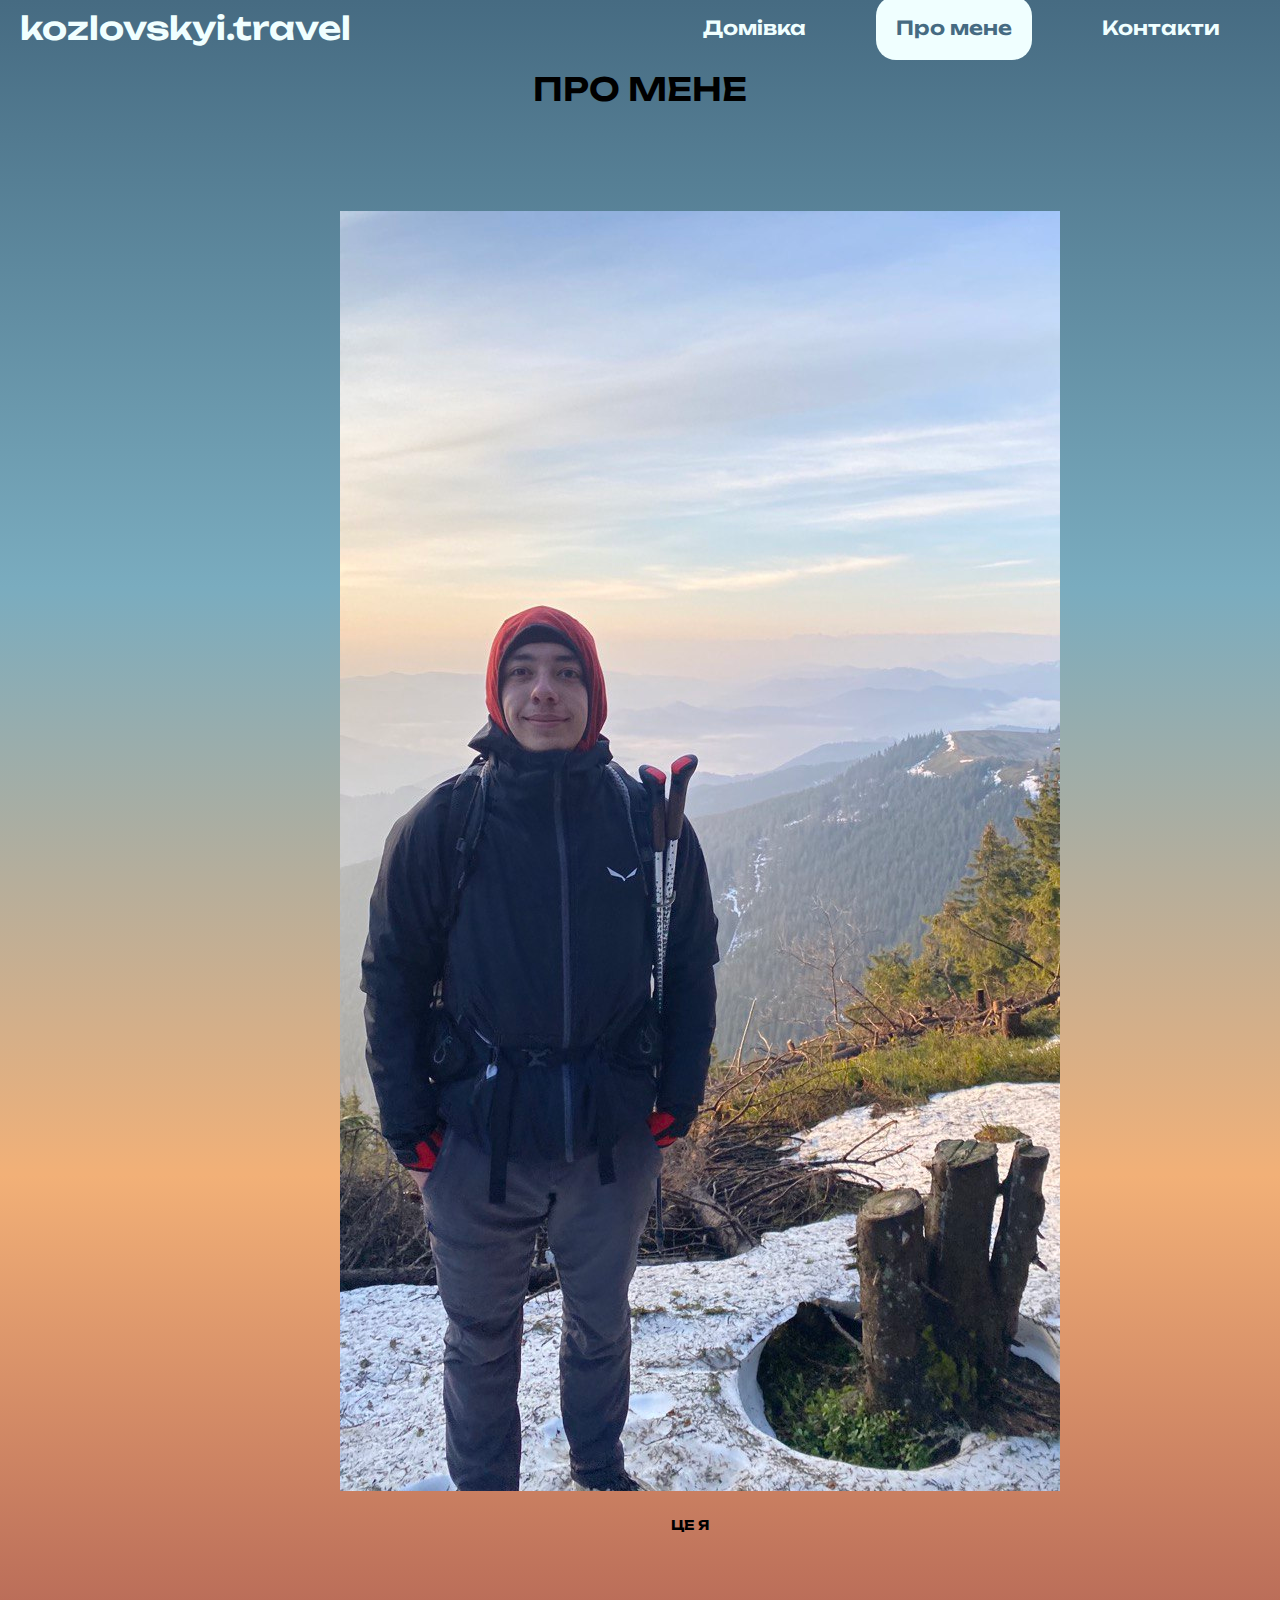
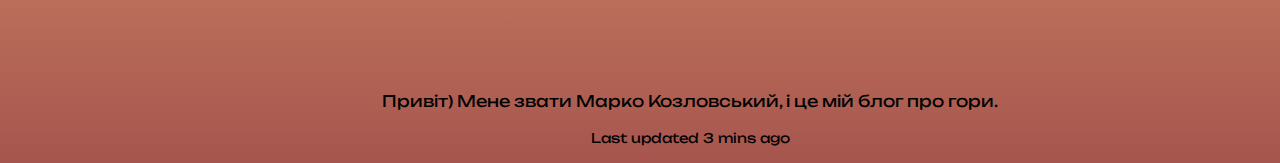
<file: about_us.html>
<!DOCTYPE html>
<html lang="en">
<head>
    <meta charset="UTF-8">
    <meta http-equiv="X-UA-Compatible" content="IE=edge">
    <meta name="viewport" content="width=device-width, initial-scale=1.0">
    <link rel="stylesheet" href="style.css">
    <link href="https://cdn.jsdelivr.net/npm/bootstrap@5.3.0/dist/css/bootstrap.min.css" rel="stylesheet" integrity="sha384-9ndCyUaIbzAi2FUVXJi0CjmCapSmO7SnpJef0486qhLnuZ2cdeRhO02iuK6FUUVM" crossorigin="anonymous">
    <title>Document</title>
</head>
<body>
    <header>
        <a href="#" class="logo">kozlovskyi.travel</a>
        <ul>
            <li><a href="index.html" class="hed-link">Домівка</a></li>
            <li><a href="about_us.html" class="active hed-link">Про мене</a></li>
            <li><a href="contact.html" class="hed-link">Контакти</a></li>
        </ul>
    </header>   
    <br></br>
        <h1 class="zagolovok">ПРО МЕНЕ</h1>
        <br></br>
        <br></br>
    <center>
        <div class="card mb-3" style="max-width: 700px;">
            <div class="row g-0">
              <div class="col-md-4">
                <img src="me.jpg" class="img-fluid rounded-start" alt="...">
              </div>
              <div class="col-md-8">
                <div class="card-body">
                  <h5 class="card-title">ЦЕ Я</h5>
                  <br></br>
                  <br></br>
                  <br></br>
                  <p class="card-text">Привіт) Мене звати Марко Козловський, і це мій блог про гори. </p>
                  <p class="card-text"><small class="text-body-secondary">Last updated 3 mins ago</small></p>
                </div>
              </div>
            </div>
          </div></center>
    
     
        



        <script src="https://cdn.jsdelivr.net/npm/@popperjs/core@2.11.8/dist/umd/popper.min.js" integrity="sha384-I7E8VVD/ismYTF4hNIPjVp/Zjvgyol6VFvRkX/vR+Vc4jQkC+hVqc2pM8ODewa9r" crossorigin="anonymous"></script>
        <script src="https://cdn.jsdelivr.net/npm/bootstrap@5.3.0/dist/js/bootstrap.min.js" integrity="sha384-fbbOQedDUMZZ5KreZpsbe1LCZPVmfTnH7ois6mU1QK+m14rQ1l2bGBq41eYeM/fS" crossorigin="anonymous"></script>
</body>
</html>
</file>
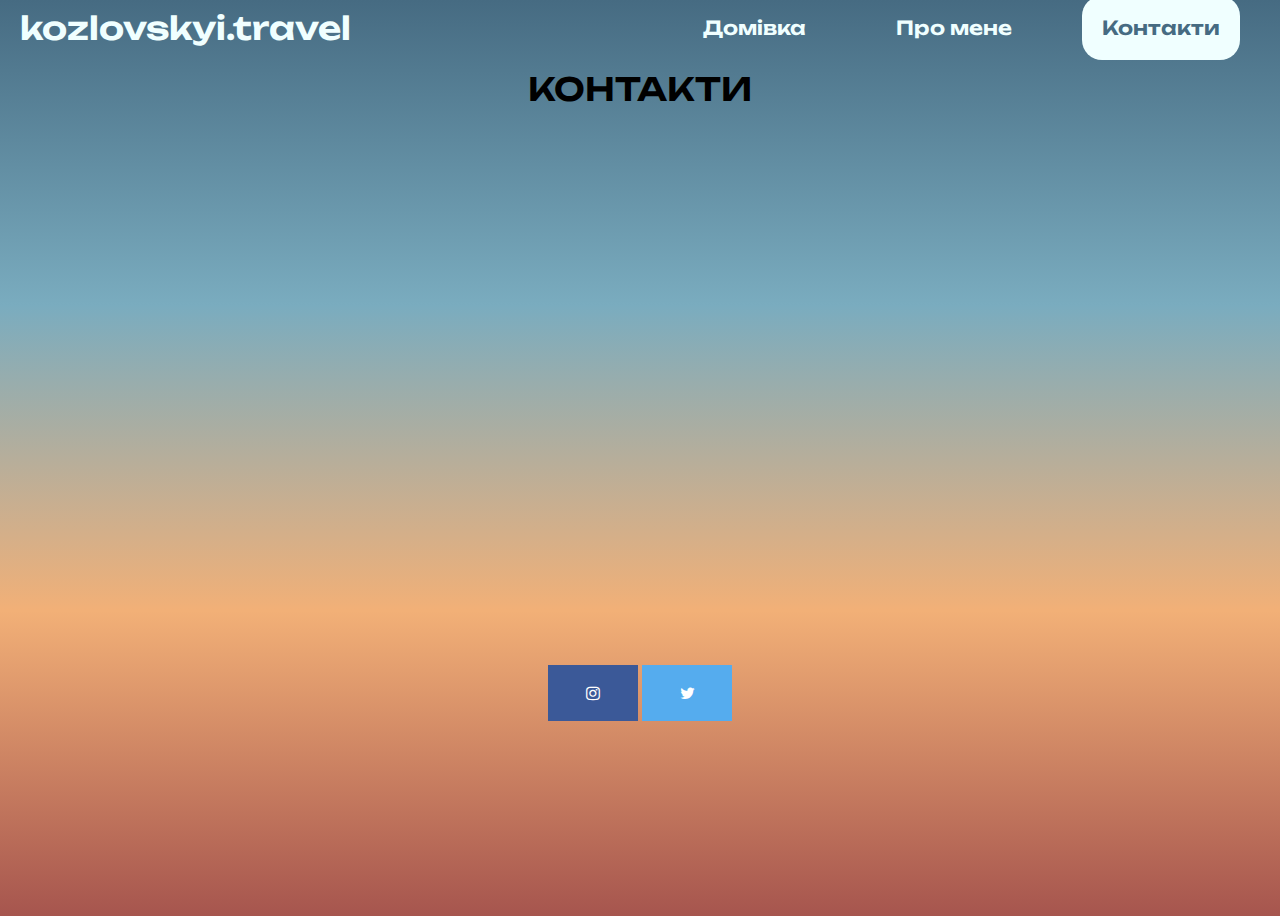
<file: contact.html>
<!DOCTYPE html>
<html lang="en">
<head>
    <meta charset="UTF-8">
    <meta http-equiv="X-UA-Compatible" content="IE=edge">
    <meta name="viewport" content="width=device-width, initial-scale=1.0">
    <link rel="stylesheet" href="style.css">
    <link
      href="https://cdn.jsdelivr.net/npm/bootstrap@5.3.0-alpha3/dist/css/bootstrap.min.css"
      rel="stylesheet"
      integrity="sha384-KK94CHFLLe+nY2dmCWGMq91rCGa5gtU4mk92HdvYe+M/SXH301p5ILy+dN9+nJOZ"
      crossorigin="anonymous"/>
      <link rel="stylesheet" href="https://cdnjs.cloudflare.com/ajax/libs/font-awesome/4.7.0/css/font-awesome.min.css">
    <title>Document</title>
</head>
<body>
    <header>
        <a href="#" class="logo">kozlovskyi.travel</a>
        <ul>
            <li><a href="index.html" class="hed-link">Домівка</a></li>
            <li><a href="about_us.html" class="hed-link">Про мене</a></li>
            <li><a href="contact.html" class="active hed-link">Контакти</a></li>
        </ul>
    </header>   
    <br></br>
        <h1 class="zagolovok">КОНТАКТИ</h1>
    <br></br>
    <center>
        <iframe src="https://www.google.com/maps/embed?pb=!1m18!1m12!1m3!1d82350.61103305433!2d23.950949167500333!3d49.8338776906237!2m3!1f0!2f0!3f0!3m2!1i1024!2i768!4f13.1!3m3!1m2!1s0x473add7c09109a57%3A0x4223c517012378e2!2z0JvRjNCy0ZbQsiwg0JvRjNCy0ZbQstGB0YzQutCwINC-0LHQu9Cw0YHRgtGMLCA3OTAwMA!5e0!3m2!1suk!2sua!4v1686216941195!5m2!1suk!2sua" width="600" height="450" style="border:0;" allowfullscreen="" loading="lazy" referrerpolicy="no-referrer-when-downgrade"></iframe>
    </center>
    <br></br>
    <center>
        <a href="https://www.instagram.com/p/CsWoUVWNvSy/?utm_source=ig_web_copy_link&igshid=MzRlODBiNWFlZA==" class="fa fa-instagram"></a>
        <a href="#" class="fa fa-twitter"></a>
    </center>
    
</body>
</html>
</file>
<file: style.css>
@import url('https://fonts.googleapis.com/css2?family=Unbounded:wght@300;700&display=swap');

*{
    font-family: 'Unbounded', cursive;
}
body{
    min-height: 100vh;
    background: linear-gradient(#466b82,#7AACBF, #F2B077, #A6554E);
}
header{
    position: absolute;
    left: 0;
    top: 0;
    width: 100%;
    padding: 30px, 100px;
    display: flex;
    justify-content: space-between;
    align-items: center;
}
header .logo{
    
    color: azure;
    font-weight: 600;
    text-decoration: none;
    font-size: 2em;
    margin-left: 20px;
}
.hed-link{
    padding: 20px;
}


header ul{
    display: flex;
    justify-content: center;
    align-items: center;
}
header ul li{
    list-style: none;
    margin-left: 10px;
    margin-right: 40px;
}
header ul li a{
    font-size: 1.2em;
    font-weight: 600;
    text-decoration: none;
    padding: 30px, 60px;
    color: azure;
    border-radius: 20px;
}
header ul li a:hover, header ul li a.active{
    background: azure;
    color: #466b82;
}
.zagolovok{
    
    font-weight: 600;
    text-align: center; 
}
.page_content{
    margin-left: 60px;
    margin-right: 60px;
    color: azure;
}

.card{
    margin-left: 100px;
}

.fa {
    margin-bottom: 10px;
    padding: 20px;
    font-size: 30px;
    width: 50px;
    text-align: center;
    text-decoration: none;
  }
  
  /* Add a hover effect if you want */
  .fa:hover {
    opacity: 0.7;
  }
  
  /* Set a specific color for each brand */
  
  /* Facebook */
  .fa-instagram {
    background: #3B5998;
    color: white;
  }
  
 
  .fa-twitter {
    background: #55ACEE;
    color: white;
  }
</file>
